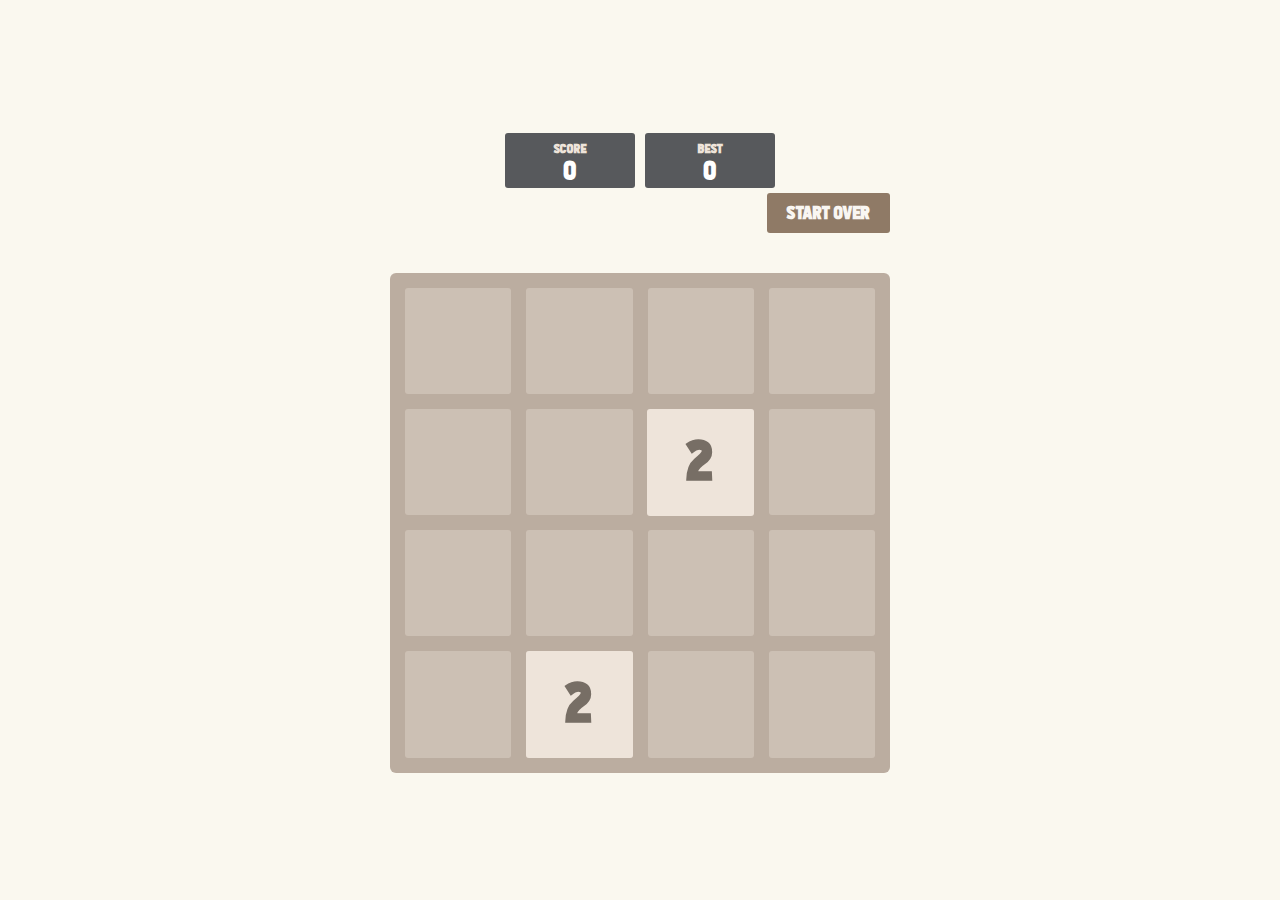
<file: 2048-master/index.html>
<!DOCTYPE html>
<html>
<head>
  <meta charset="utf-8">
  <title>2048</title>

  <link href="style/main.css" rel="stylesheet" type="text/css">
  <link rel="shortcut icon" href="favicon.ico">
  <link rel="apple-touch-icon" href="meta/apple-touch-icon.png">
  <link rel="apple-touch-startup-image" href="meta/apple-touch-startup-image-640x1096.png" media="(device-width: 320px) and (device-height: 568px) and (-webkit-device-pixel-ratio: 2)"> <!-- iPhone 5+ -->
  <link rel="apple-touch-startup-image" href="meta/apple-touch-startup-image-640x920.png"  media="(device-width: 320px) and (device-height: 480px) and (-webkit-device-pixel-ratio: 2)"> <!-- iPhone, retina -->
  <meta name="apple-mobile-web-app-capable" content="yes">
  <meta name="apple-mobile-web-app-status-bar-style" content="black">

  <meta name="HandheldFriendly" content="True">
  <meta name="MobileOptimized" content="320">
  <meta name="viewport" content="width=device-width, target-densitydpi=160dpi, initial-scale=1.0, maximum-scale=1, user-scalable=no, minimal-ui">
</head>
<body>
  <div class="container">
    <div class="heading">
      <!-- <h1 class="title">2048</h1> -->
      <div class="scores-container">
        <div class="score-container"> 0</div>
        <div class="best-container">0</div>
      </div>
    </div>

    <div class="above-game">
      <!-- <p class="game-intro">Join the numbers and get to the <strong>2048 tile!</strong></p> -->
      <a class="restart-button">Start Over</a>
    </div>

    <div class="game-container">
      <div class="game-message">
        <p></p>
        <div class="lower">
	        <a class="keep-playing-button">Keep going</a>
          <a class="retry-button">Try again</a>
        </div>
      </div>

      <div class="grid-container">
        <div class="grid-row">
          <div class="grid-cell"></div>
          <div class="grid-cell"></div>
          <div class="grid-cell"></div>
          <div class="grid-cell"></div>
        </div>
        <div class="grid-row">
          <div class="grid-cell"></div>
          <div class="grid-cell"></div>
          <div class="grid-cell"></div>
          <div class="grid-cell"></div>
        </div>
        <div class="grid-row">
          <div class="grid-cell"></div>
          <div class="grid-cell"></div>
          <div class="grid-cell"></div>
          <div class="grid-cell"></div>
        </div>
        <div class="grid-row">
          <div class="grid-cell"></div>
          <div class="grid-cell"></div>
          <div class="grid-cell"></div>
          <div class="grid-cell"></div>
        </div>
      </div>

      <div class="tile-container">

      </div>
    </div>

    
  </div>

  <script src="js/bind_polyfill.js"></script>
  <script src="js/classlist_polyfill.js"></script>
  <script src="js/animframe_polyfill.js"></script>
  <script src="js/keyboard_input_manager.js"></script>
  <script src="js/html_actuator.js"></script>
  <script src="js/grid.js"></script>
  <script src="js/tile.js"></script>
  <script src="js/local_storage_manager.js"></script>
  <script src="js/game_manager.js"></script>
  <script src="js/application.js"></script>
</body>
</html>
</file>
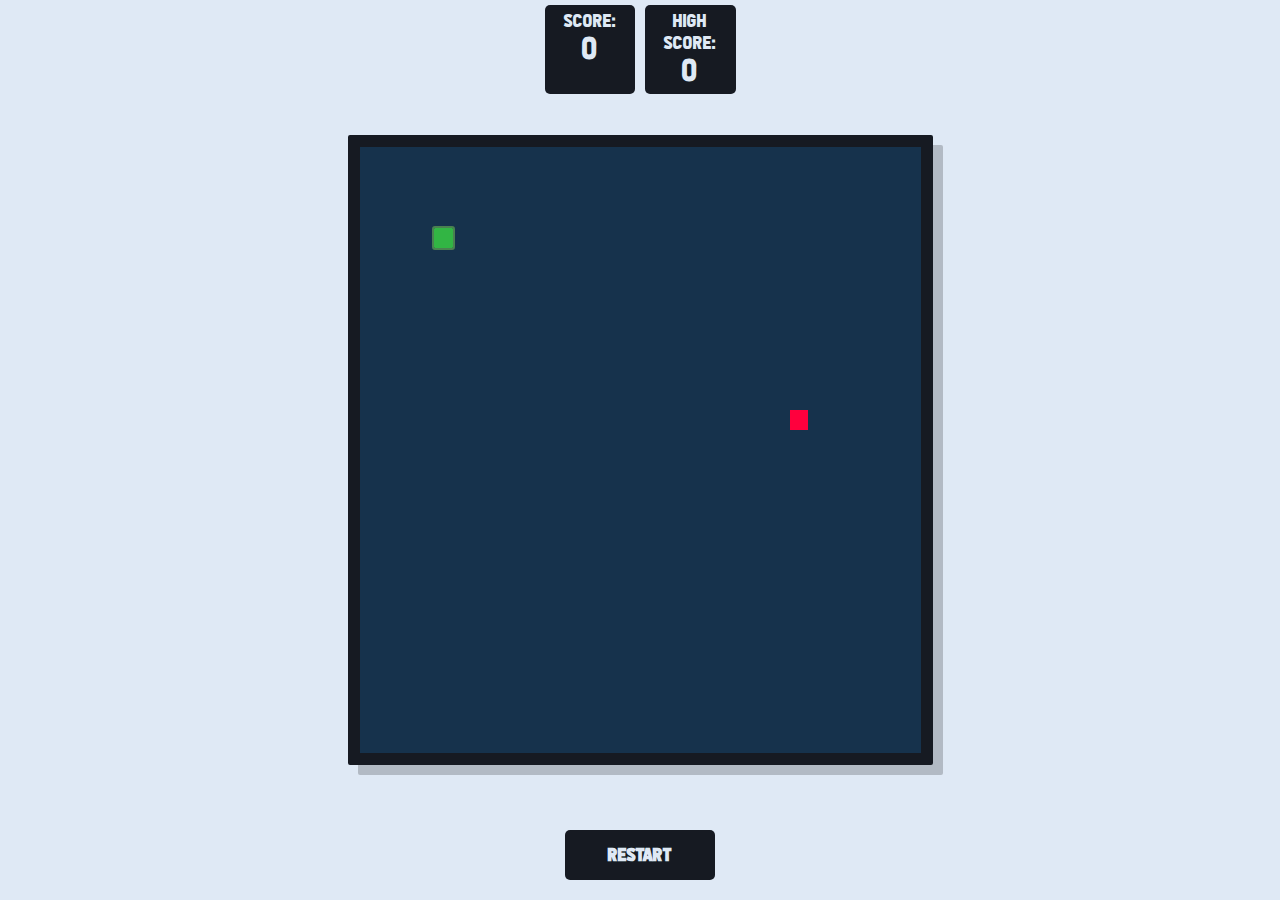
<file: Snake Game in JavaScript/index.html>
<!DOCTYPE html>
<!-- Coding By CodingNepal - youtube.com/codingnepal -->
<html lang="en" dir="ltr">
  <head>
    <meta charset="utf-8">
    <title>Snake Game JavaScript | CodingNepal</title>
    <link rel="stylesheet" href="style.css">
    <meta name="viewport" content="width=device-width, initial-scale=1.0">
    <link rel="stylesheet" href="https://cdnjs.cloudflare.com/ajax/libs/font-awesome/6.3.0/css/all.min.css">
    <script src="script.js" defer></script>
  </head>
  <body>
    <div class="game-details">
      <div class="score">Score:<br> <p>0</p></div>
      <div class="high-score">High Score: <p>0</p></div>
    </div>
    <div class="wrapper">
      
      <div class="play-board"></div>
      <div id="output"></div>
      <!-- <div class="controls">
        <i data-key="ArrowLeft" class="fa-solid fa-arrow-left-long"></i>
        <i data-key="ArrowUp" class="fa-solid fa-arrow-up-long"></i>
        <i data-key="ArrowRight" class="fa-solid fa-arrow-right-long"></i>
        <i data-key="ArrowDown" class="fa-solid fa-arrow-down-long"></i>
      </div> -->
    </div>
    <div class="restart"><h3>RESTART</h3></div>
  </body>
</html>
</file>
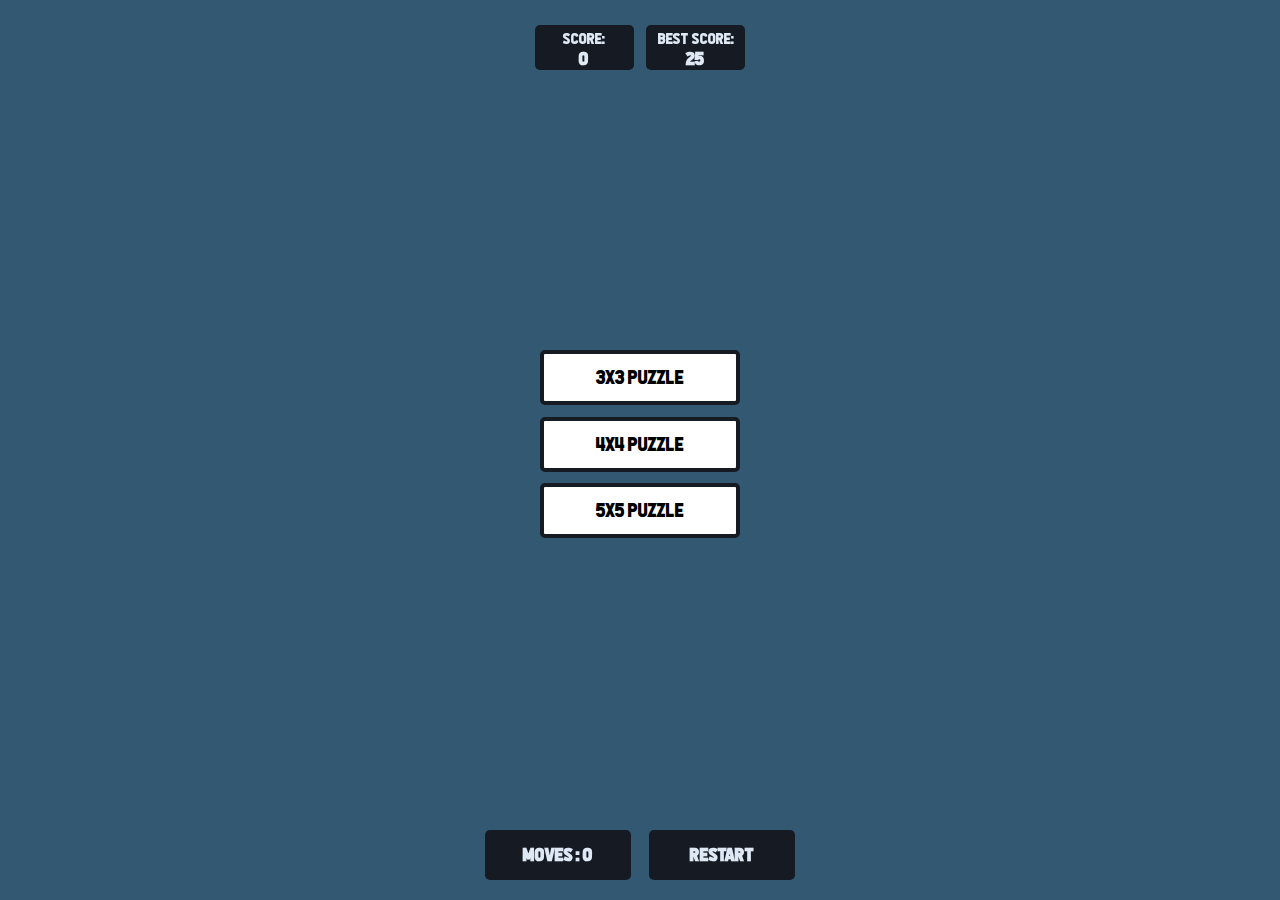
<file: sliding puzzle v0.3/sliding puzzle v0.3/index.html>
<!DOCTYPE html>
<html lang="en">
<head>
    <meta charset="UTF-8">
    <title>sliding puzzle-v.0.3</title>
    <meta name="viewport" content="width=device-width, initial-scale=1.0">
    <link rel="stylesheet" href="style.css">
</head>
<body>
    <div class="holder">
        <div class="moves"><h3>Moves : <span>0</span></h3></div>
        <div class="moves2" onclick="reload()"><h3>RESTART</h3></div>
    </div>
    <div class="score">
        <div class="s1">
            <p>SCORE:</p>
            <h3 class="h3">0</h3>
        </div>
        <div class="s1">
            <p>BEST SCORE:</p>
            <h3>25</h3>
        </div>
    </div>
    <div class="snd">
    </div>
    <div class="selection">
        <button class="options">
            3X3
           
            PUZZLE
        </button>
        <button class="options">
            4X4
            PUZZLE
        </button>
        <button class="options">
            5X5
            PUZZLE
        </button>
    </div>
    <div class="container" style="display: none;">
        
        <div class="wrapper game">
            
            <ul>
                
            </ul>
        </div>
        
    </div>
     <script src="script.js"></script> 
     <script src="dataSetPosition.js"></script>
</body>
</html>
</file>
<file: 2048-master/style/main.css>
/* @import url(fonts/clear-sans.css); */
@font-face {
  font-family:font ;
  src: url(AllTheWayToTheSun-o2O0.ttf);
}

html, body {
  margin: 0;
  padding: 0;
  /* background:  #faf8ef; */
  background: #FAF8EF;
  color: #776e65;
  font-family:font;
  font-size: 18px; }

body {
  /* margin: 80px 0; */
  /* background :#faf8ef; */
  background: #FAF8EF;
  /* background-color: red; */
  height: 100vh;
  display: flex;
  justify-content: center;
  align-items: center;
 }

.heading:after {
  content: "";
  display: block;
  clear: both; }

h1.title {
  font-size: 80px;
  font-weight: bold;
  margin: 0;
  display: block;
  float: left; }

@-webkit-keyframes move-up {
  0% {
    top: 25px;
    opacity: 1; }

  100% {
    top: -50px;
    opacity: 0; } }
@-moz-keyframes move-up {
  0% {
    top: 25px;
    opacity: 1; }

  100% {
    top: -50px;
    opacity: 0; } }
@keyframes move-up {
  0% {
    top: 25px;
    opacity: 1; }

  100% {
    top: -50px;
    opacity: 0; } }
.scores-container {
  /* float: right; */
  text-align: right; }

.score-container, .best-container {
  position: relative;
  display: inline-block;
  background: #bbada0;
  padding: 15px 25px;
  font-size: 25px;
  height: 25px;
  line-height: 47px;
  font-weight: bold;
  border-radius: 3px;
  color: white;
  margin-top: 8px;
  text-align: center; }
  .score-container:after, .best-container:after {
    position: absolute;
    width: 100%;
    top: 10px;
    left: 0;
    text-transform: uppercase;
    font-size: 13px;
    line-height: 13px;
    text-align: center;
    color: #eee4da; }
  .score-container .score-addition, .best-container .score-addition {
    position: absolute;
    right: 30px;
    color: red;
    font-size: 25px;
    line-height: 25px;
    font-weight: bold;
    color: rgba(119, 110, 101, 0.9);
    z-index: 100;
    -webkit-animation: move-up 600ms ease-in;
    -moz-animation: move-up 600ms ease-in;
    animation: move-up 600ms ease-in;
    -webkit-animation-fill-mode: both;
    -moz-animation-fill-mode: both;
    animation-fill-mode: both; }

.score-container:after {
  content: "Score"; }

.best-container:after {
  content: "Best"; }

p {
  margin-top: 0;
  margin-bottom: 10px;
  line-height: 1.65; }

a {
  color: #776e65;
  font-weight: bold;
  text-decoration: underline;
  cursor: pointer; }

strong.important {
  text-transform: uppercase; }

hr {
  border: none;
  border-bottom: 1px solid #d8d4d0;
  margin-top: 20px;
  margin-bottom: 30px; }

.container {
  width: 500px;
  margin: 0 auto; }

@-webkit-keyframes fade-in {
  0% {
    opacity: 0; }

  100% {
    opacity: 1; } }
@-moz-keyframes fade-in {
  0% {
    opacity: 0; }

  100% {
    opacity: 1; } }
@keyframes fade-in {
  0% {
    opacity: 0; }

  100% {
    opacity: 1; } }
.game-container {
  margin-top: 40px;
  position: relative;
  padding: 15px;
  cursor: default;
  -webkit-touch-callout: none;
  -ms-touch-callout: none;
  -webkit-user-select: none;
  -moz-user-select: none;
  -ms-user-select: none;
  -ms-touch-action: none;
  touch-action: none;
  background: #bbada0;
  border-radius: 6px;
  width: 500px;
  height: 500px;
  -webkit-box-sizing: border-box;
  -moz-box-sizing: border-box;
  box-sizing: border-box; }
  .game-container .game-message {
    display: none;
    position: absolute;
    top: 0;
    right: 0;
    bottom: 0;
    left: 0;
    background: rgba(238, 228, 218, 0.5);
    z-index: 100;
    text-align: center;
    -webkit-animation: fade-in 800ms ease 1200ms;
    -moz-animation: fade-in 800ms ease 1200ms;
    animation: fade-in 800ms ease 1200ms;
    -webkit-animation-fill-mode: both;
    -moz-animation-fill-mode: both;
    animation-fill-mode: both; }
    .game-container .game-message p {
      font-size: 60px;
      font-weight: bold;
      height: 60px;
      line-height: 60px;
      margin-top: 222px; }
    .game-container .game-message .lower {
      display: block;
      margin-top: 59px; }
    .game-container .game-message a {
      display: inline-block;
      background: #8f7a66;
      border-radius: 3px;
      padding: 0 20px;
      text-decoration: none;
      color: #f9f6f2;
      height: 40px;
      line-height: 42px;
      margin-left: 9px; }
      .game-container .game-message a.keep-playing-button {
        display: none; }
    .game-container .game-message.game-won {
      background: rgba(237, 194, 46, 0.5);
      color: #f9f6f2; }
      .game-container .game-message.game-won a.keep-playing-button {
        display: inline-block; }
    .game-container .game-message.game-won, .game-container .game-message.game-over {
      display: block; }

.grid-container {
  position: absolute;
  z-index: 1; }

.grid-row {
  margin-bottom: 15px; }
  .grid-row:last-child {
    margin-bottom: 0; }
  .grid-row:after {
    content: "";
    display: block;
    clear: both; }

.grid-cell {
  width: 106.25px;
  height: 106.25px;
  margin-right: 15px;
  float: left;
  border-radius: 3px;
  background: rgba(238, 228, 218, 0.35); }
  .grid-cell:last-child {
    margin-right: 0; }

.tile-container {
  position: absolute;
  z-index: 2; }

.tile, .tile .tile-inner {
  width: 107px;
  height: 107px;
  line-height: 107px; }
.tile.tile-position-1-1 {
  -webkit-transform: translate(0px, 0px);
  -moz-transform: translate(0px, 0px);
  -ms-transform: translate(0px, 0px);
  transform: translate(0px, 0px); }
.tile.tile-position-1-2 {
  -webkit-transform: translate(0px, 121px);
  -moz-transform: translate(0px, 121px);
  -ms-transform: translate(0px, 121px);
  transform: translate(0px, 121px); }
.tile.tile-position-1-3 {
  -webkit-transform: translate(0px, 242px);
  -moz-transform: translate(0px, 242px);
  -ms-transform: translate(0px, 242px);
  transform: translate(0px, 242px); }
.tile.tile-position-1-4 {
  -webkit-transform: translate(0px, 363px);
  -moz-transform: translate(0px, 363px);
  -ms-transform: translate(0px, 363px);
  transform: translate(0px, 363px); }
.tile.tile-position-2-1 {
  -webkit-transform: translate(121px, 0px);
  -moz-transform: translate(121px, 0px);
  -ms-transform: translate(121px, 0px);
  transform: translate(121px, 0px); }
.tile.tile-position-2-2 {
  -webkit-transform: translate(121px, 121px);
  -moz-transform: translate(121px, 121px);
  -ms-transform: translate(121px, 121px);
  transform: translate(121px, 121px); }
.tile.tile-position-2-3 {
  -webkit-transform: translate(121px, 242px);
  -moz-transform: translate(121px, 242px);
  -ms-transform: translate(121px, 242px);
  transform: translate(121px, 242px); }
.tile.tile-position-2-4 {
  -webkit-transform: translate(121px, 363px);
  -moz-transform: translate(121px, 363px);
  -ms-transform: translate(121px, 363px);
  transform: translate(121px, 363px); }
.tile.tile-position-3-1 {
  -webkit-transform: translate(242px, 0px);
  -moz-transform: translate(242px, 0px);
  -ms-transform: translate(242px, 0px);
  transform: translate(242px, 0px); }
.tile.tile-position-3-2 {
  -webkit-transform: translate(242px, 121px);
  -moz-transform: translate(242px, 121px);
  -ms-transform: translate(242px, 121px);
  transform: translate(242px, 121px); }
.tile.tile-position-3-3 {
  -webkit-transform: translate(242px, 242px);
  -moz-transform: translate(242px, 242px);
  -ms-transform: translate(242px, 242px);
  transform: translate(242px, 242px); }
.tile.tile-position-3-4 {
  -webkit-transform: translate(242px, 363px);
  -moz-transform: translate(242px, 363px);
  -ms-transform: translate(242px, 363px);
  transform: translate(242px, 363px); }
.tile.tile-position-4-1 {
  -webkit-transform: translate(363px, 0px);
  -moz-transform: translate(363px, 0px);
  -ms-transform: translate(363px, 0px);
  transform: translate(363px, 0px); }
.tile.tile-position-4-2 {
  -webkit-transform: translate(363px, 121px);
  -moz-transform: translate(363px, 121px);
  -ms-transform: translate(363px, 121px);
  transform: translate(363px, 121px); }
.tile.tile-position-4-3 {
  -webkit-transform: translate(363px, 242px);
  -moz-transform: translate(363px, 242px);
  -ms-transform: translate(363px, 242px);
  transform: translate(363px, 242px); }
.tile.tile-position-4-4 {
  -webkit-transform: translate(363px, 363px);
  -moz-transform: translate(363px, 363px);
  -ms-transform: translate(363px, 363px);
  transform: translate(363px, 363px); }

.tile {
  position: absolute;
  -webkit-transition: 100ms ease-in-out;
  -moz-transition: 100ms ease-in-out;
  transition: 100ms ease-in-out;
  -webkit-transition-property: -webkit-transform;
  -moz-transition-property: -moz-transform;
  transition-property: transform; }
  .tile .tile-inner {
    border-radius: 3px;
    background: #eee4da;
    text-align: center;
    font-weight: bold;
    z-index: 10;
    font-size: 55px; }
  .tile.tile-2 .tile-inner {
    background: #eee4da;
    box-shadow: 0 0 30px 10px rgba(243, 215, 116, 0), inset 0 0 0 1px rgba(255, 255, 255, 0); }
  .tile.tile-4 .tile-inner {
    background: #ede0c8;
    box-shadow: 0 0 30px 10px rgba(243, 215, 116, 0), inset 0 0 0 1px rgba(255, 255, 255, 0); }
  .tile.tile-8 .tile-inner {
    color: #f9f6f2;
    background: #f2b179; }
  .tile.tile-16 .tile-inner {
    color: #f9f6f2;
    background: #f59563; }
  .tile.tile-32 .tile-inner {
    color: #f9f6f2;
    background: #f67c5f; }
  .tile.tile-64 .tile-inner {
    color: #f9f6f2;
    background: #f65e3b; }
  .tile.tile-128 .tile-inner {
    color: #f9f6f2;
    background: #edcf72;
    box-shadow: 0 0 30px 10px rgba(243, 215, 116, 0.2381), inset 0 0 0 1px rgba(255, 255, 255, 0.14286);
    font-size: 45px; }
    @media screen and (max-width: 520px) {
      .tile.tile-128 .tile-inner {
        font-size: 25px; } }
  .tile.tile-256 .tile-inner {
    color: #f9f6f2;
    background: #edcc61;
    box-shadow: 0 0 30px 10px rgba(243, 215, 116, 0.31746), inset 0 0 0 1px rgba(255, 255, 255, 0.19048);
    font-size: 45px; }
    @media screen and (max-width: 520px) {
      .tile.tile-256 .tile-inner {
        font-size: 25px; } }
  .tile.tile-512 .tile-inner {
    color: #f9f6f2;
    background: #edc850;
    box-shadow: 0 0 30px 10px rgba(243, 215, 116, 0.39683), inset 0 0 0 1px rgba(255, 255, 255, 0.2381);
    font-size: 45px; }
    @media screen and (max-width: 520px) {
      .tile.tile-512 .tile-inner {
        font-size: 25px; } }
  .tile.tile-1024 .tile-inner {
    color: #f9f6f2;
    background: #edc53f;
    box-shadow: 0 0 30px 10px rgba(243, 215, 116, 0.47619), inset 0 0 0 1px rgba(255, 255, 255, 0.28571);
    font-size: 35px; }
    @media screen and (max-width: 520px) {
      .tile.tile-1024 .tile-inner {
        font-size: 15px; } }
  .tile.tile-2048 .tile-inner {
    color: #f9f6f2;
    background: #edc22e;
    box-shadow: 0 0 30px 10px rgba(243, 215, 116, 0.55556), inset 0 0 0 1px rgba(255, 255, 255, 0.33333);
    font-size: 35px; }
    @media screen and (max-width: 520px) {
      .tile.tile-2048 .tile-inner {
        font-size: 15px; } }
  .tile.tile-super .tile-inner {
    color: #f9f6f2;
    background: #3c3a32;
    font-size: 30px; }
    @media screen and (max-width: 520px) {
      .tile.tile-super .tile-inner {
        font-size: 10px; } }

@-webkit-keyframes appear {
  0% {
    opacity: 0;
    -webkit-transform: scale(0);
    -moz-transform: scale(0);
    -ms-transform: scale(0);
    transform: scale(0); }

  100% {
    opacity: 1;
    -webkit-transform: scale(1);
    -moz-transform: scale(1);
    -ms-transform: scale(1);
    transform: scale(1); } }
@-moz-keyframes appear {
  0% {
    opacity: 0;
    -webkit-transform: scale(0);
    -moz-transform: scale(0);
    -ms-transform: scale(0);
    transform: scale(0); }

  100% {
    opacity: 1;
    -webkit-transform: scale(1);
    -moz-transform: scale(1);
    -ms-transform: scale(1);
    transform: scale(1); } }
@keyframes appear {
  0% {
    opacity: 0;
    -webkit-transform: scale(0);
    -moz-transform: scale(0);
    -ms-transform: scale(0);
    transform: scale(0); }

  100% {
    opacity: 1;
    -webkit-transform: scale(1);
    -moz-transform: scale(1);
    -ms-transform: scale(1);
    transform: scale(1); } }
.tile-new .tile-inner {
  -webkit-animation: appear 200ms ease 100ms;
  -moz-animation: appear 200ms ease 100ms;
  animation: appear 200ms ease 100ms;
  -webkit-animation-fill-mode: backwards;
  -moz-animation-fill-mode: backwards;
  animation-fill-mode: backwards; }

@-webkit-keyframes pop {
  0% {
    -webkit-transform: scale(0);
    -moz-transform: scale(0);
    -ms-transform: scale(0);
    transform: scale(0); }

  50% {
    -webkit-transform: scale(1.2);
    -moz-transform: scale(1.2);
    -ms-transform: scale(1.2);
    transform: scale(1.2); }

  100% {
    -webkit-transform: scale(1);
    -moz-transform: scale(1);
    -ms-transform: scale(1);
    transform: scale(1); } }
@-moz-keyframes pop {
  0% {
    -webkit-transform: scale(0);
    -moz-transform: scale(0);
    -ms-transform: scale(0);
    transform: scale(0); }

  50% {
    -webkit-transform: scale(1.2);
    -moz-transform: scale(1.2);
    -ms-transform: scale(1.2);
    transform: scale(1.2); }

  100% {
    -webkit-transform: scale(1);
    -moz-transform: scale(1);
    -ms-transform: scale(1);
    transform: scale(1); } }
@keyframes pop {
  0% {
    -webkit-transform: scale(0);
    -moz-transform: scale(0);
    -ms-transform: scale(0);
    transform: scale(0); }

  50% {
    -webkit-transform: scale(1.2);
    -moz-transform: scale(1.2);
    -ms-transform: scale(1.2);
    transform: scale(1.2); }

  100% {
    -webkit-transform: scale(1);
    -moz-transform: scale(1);
    -ms-transform: scale(1);
    transform: scale(1); } }
.tile-merged .tile-inner {
  z-index: 20;
  -webkit-animation: pop 200ms ease 100ms;
  -moz-animation: pop 200ms ease 100ms;
  animation: pop 200ms ease 100ms;
  -webkit-animation-fill-mode: backwards;
  -moz-animation-fill-mode: backwards;
  animation-fill-mode: backwards; }

.above-game:after {
  content: "";
  display: block;
  clear: both; }

.game-intro {
  float: left;
  line-height: 42px;
  margin-bottom: 0; }

.restart-button {
  display: inline-block;
  background: #8f7a66;
  border-radius: 3px;
  padding: 0 20px;
  text-decoration: none;
  color: #f9f6f2;
  height: 40px;
  line-height: 42px;
  display: block;
  text-align: center;
  float: right; }

.game-explanation {
  margin-top: 50px; }
.heading .scores-container{
  display: flex;
  width: 100%;
    justify-content: space-between;
}
.scores-container .best-container,.scores-container .score-container{
  background-color: #161a22b7;
  color: #fff;
  margin: 5px ;
  min-width:80px;
}
.heading {
  width: fit-content;
  margin: auto;
}
@media screen and (max-width: 520px) {
  html, body {
    font-size: 15px; }

  body {
    margin: 20px 0;
    padding: 0 20px; }

  h1.title {
    font-size: 27px;
    margin-top: 15px; }

  .container {
    width: 280px;
    margin: 0 auto; }

  .score-container, .best-container {
    margin-top: 0;
    padding: 15px 10px;
    min-width: 40px; }

  .heading {
    margin-bottom: 10px; 
    
  }

  .game-intro {
    width: 55%;
    display: block;
    box-sizing: border-box;
    line-height: 1.65; }

  .restart-button {
    width: 42%;
    padding: 0;
    display: block;
    box-sizing: border-box;
    margin-top: 2px; }

  .game-container {
    margin-top: 17px;
    position: relative;
    padding: 10px;
    cursor: default;
    -webkit-touch-callout: none;
    -ms-touch-callout: none;
    -webkit-user-select: none;
    -moz-user-select: none;
    -ms-user-select: none;
    -ms-touch-action: none;
    touch-action: none;
    background: #bbada0;
    border-radius: 6px;
    width: 280px;
    height: 280px;
    -webkit-box-sizing: border-box;
    -moz-box-sizing: border-box;
    box-sizing: border-box; }
    .game-container .game-message {
      display: none;
      position: absolute;
      top: 0;
      right: 0;
      bottom: 0;
      left: 0;
      background: rgba(238, 228, 218, 0.5);
      z-index: 100;
      text-align: center;
      -webkit-animation: fade-in 800ms ease 1200ms;
      -moz-animation: fade-in 800ms ease 1200ms;
      animation: fade-in 800ms ease 1200ms;
      -webkit-animation-fill-mode: both;
      -moz-animation-fill-mode: both;
      animation-fill-mode: both; }
      .game-container .game-message p {
        font-size: 60px;
        font-weight: bold;
        height: 60px;
        line-height: 60px;
        margin-top: 222px; }
      .game-container .game-message .lower {
        display: block;
        margin-top: 59px; }
      .game-container .game-message a {
        display: inline-block;
        background: #8f7a66;
        border-radius: 3px;
        padding: 0 20px;
        text-decoration: none;
        color: #f9f6f2;
        height: 40px;
        line-height: 42px;
        margin-left: 9px; }
        .game-container .game-message a.keep-playing-button {
          display: none; }
      .game-container .game-message.game-won {
        background: rgba(237, 194, 46, 0.5);
        color: #f9f6f2; }
        .game-container .game-message.game-won a.keep-playing-button {
          display: inline-block; }
      .game-container .game-message.game-won, .game-container .game-message.game-over {
        display: block; }

  .grid-container {
    position: absolute;
    z-index: 1; }

  .grid-row {
    margin-bottom: 10px; }
    .grid-row:last-child {
      margin-bottom: 0; }
    .grid-row:after {
      content: "";
      display: block;
      clear: both; }

  .grid-cell {
    width: 57.5px;
    height: 57.5px;
    margin-right: 10px;
    float: left;
    border-radius: 3px;
    background: rgba(238, 228, 218, 0.35); }
    .grid-cell:last-child {
      margin-right: 0; }

  .tile-container {
    position: absolute;
    z-index: 2; }

  .tile, .tile .tile-inner {
    width: 58px;
    height: 58px;
    line-height: 58px; }
  .tile.tile-position-1-1 {
    -webkit-transform: translate(0px, 0px);
    -moz-transform: translate(0px, 0px);
    -ms-transform: translate(0px, 0px);
    transform: translate(0px, 0px); }
  .tile.tile-position-1-2 {
    -webkit-transform: translate(0px, 67px);
    -moz-transform: translate(0px, 67px);
    -ms-transform: translate(0px, 67px);
    transform: translate(0px, 67px); }
  .tile.tile-position-1-3 {
    -webkit-transform: translate(0px, 135px);
    -moz-transform: translate(0px, 135px);
    -ms-transform: translate(0px, 135px);
    transform: translate(0px, 135px); }
  .tile.tile-position-1-4 {
    -webkit-transform: translate(0px, 202px);
    -moz-transform: translate(0px, 202px);
    -ms-transform: translate(0px, 202px);
    transform: translate(0px, 202px); }
  .tile.tile-position-2-1 {
    -webkit-transform: translate(67px, 0px);
    -moz-transform: translate(67px, 0px);
    -ms-transform: translate(67px, 0px);
    transform: translate(67px, 0px); }
  .tile.tile-position-2-2 {
    -webkit-transform: translate(67px, 67px);
    -moz-transform: translate(67px, 67px);
    -ms-transform: translate(67px, 67px);
    transform: translate(67px, 67px); }
  .tile.tile-position-2-3 {
    -webkit-transform: translate(67px, 135px);
    -moz-transform: translate(67px, 135px);
    -ms-transform: translate(67px, 135px);
    transform: translate(67px, 135px); }
  .tile.tile-position-2-4 {
    -webkit-transform: translate(67px, 202px);
    -moz-transform: translate(67px, 202px);
    -ms-transform: translate(67px, 202px);
    transform: translate(67px, 202px); }
  .tile.tile-position-3-1 {
    -webkit-transform: translate(135px, 0px);
    -moz-transform: translate(135px, 0px);
    -ms-transform: translate(135px, 0px);
    transform: translate(135px, 0px); }
  .tile.tile-position-3-2 {
    -webkit-transform: translate(135px, 67px);
    -moz-transform: translate(135px, 67px);
    -ms-transform: translate(135px, 67px);
    transform: translate(135px, 67px); }
  .tile.tile-position-3-3 {
    -webkit-transform: translate(135px, 135px);
    -moz-transform: translate(135px, 135px);
    -ms-transform: translate(135px, 135px);
    transform: translate(135px, 135px); }
  .tile.tile-position-3-4 {
    -webkit-transform: translate(135px, 202px);
    -moz-transform: translate(135px, 202px);
    -ms-transform: translate(135px, 202px);
    transform: translate(135px, 202px); }
  .tile.tile-position-4-1 {
    -webkit-transform: translate(202px, 0px);
    -moz-transform: translate(202px, 0px);
    -ms-transform: translate(202px, 0px);
    transform: translate(202px, 0px); }
  .tile.tile-position-4-2 {
    -webkit-transform: translate(202px, 67px);
    -moz-transform: translate(202px, 67px);
    -ms-transform: translate(202px, 67px);
    transform: translate(202px, 67px); }
  .tile.tile-position-4-3 {
    -webkit-transform: translate(202px, 135px);
    -moz-transform: translate(202px, 135px);
    -ms-transform: translate(202px, 135px);
    transform: translate(202px, 135px); }
  .tile.tile-position-4-4 {
    -webkit-transform: translate(202px, 202px);
    -moz-transform: translate(202px, 202px);
    -ms-transform: translate(202px, 202px);
    transform: translate(202px, 202px); }

  .tile .tile-inner {
    font-size: 35px; }

  .game-message p {
    font-size: 30px !important;
    height: 30px !important;
    line-height: 30px !important;
    margin-top: 90px !important; }
  .game-message .lower {
    margin-top: 30px !important; } }
</file>
<file: Snake Game in JavaScript/style.css>
/* Import Google font */
@import url('https://fonts.googleapis.com/css2?family=Open+Sans:wght@400;500;600;700&display=swap');
* {
  margin: 0;
  padding: 0;
  box-sizing: border-box;
  font-family: font;
}
@font-face {
  font-family: font;
  src: url(font.ttf);
}
body {
  display: flex;
  align-items: center;
  justify-content: center;
  min-height: 100vh;
  background-color: #dfe9f5;
  
}
.wrapper {
  width: 65vmin;
  height: 70vmin;
  display: flex;
  overflow: hidden;
  flex-direction: column;
  justify-content: center;
  border-radius:2px;
  border:12px solid #161a22 ;
  background: #16324C;
  box-shadow:10px 10px rgba(0,0, 0, 0.2);
  margin: 20px;
}
.game-details {
  color: #dfe9f5;
  font-size: 1.2rem;
  display: flex;
  justify-content: space-between;
  position: fixed;
  top: 5px;
  max-width:250px;
}
.play-board {
  height: 100%;
  width: 100%;
  display: grid;
  background: #16324C;
  grid-template: repeat(30, 1fr) / repeat(30, 1fr);
}
.score ,.high-score{
  background-color: #161a22;
  text-align: center;
  padding: 5px 10px;
  font-size: 1em;
  border-radius: 5px;
  margin: 0px 5px;
  width:47%;
  
}
.restart {
    width :150px;
    height:50px;
    background :#161a22;
    border-radius:5px;
    display :flex;
    align-items: center ;
    justify-content: center ;
    position : fixed ;
    bottom :20px;
}
.restart h3{
    color :#dfe9f5;
}
.score p,.high-score p{
    font-size:1.6em;
}
.play-board .food {
  background: #FF003D;
}
.play-board .head {
  background: #32b544;
  outline: 2px solid #498150;
  border-radius: 1px;
  transition:1s;
}
.play-board .head:nth-child(1){
  background-color: gray;
}
.controls {
  display: none;
  justify-content: space-between;
}
.controls i {
  padding: 25px 0;
  text-align: center;
  font-size: 1.3rem;
  color: #B8C6DC;
  width: calc(100% / 4);
  cursor: pointer;
  border-right: 1px solid #171B26;
}

@media screen and (max-width: 800px) {
  .wrapper {
    width: 90vmin;
    height: 100vmin;
  }
  .game-details {
    font-size: 1rem;
    padding: 15px 27px;
  }
  .controls {
    display: flex;
  }
  .controls i {
    padding: 15px 0;
    font-size: 1rem;
  }
}
</file>
<file: sliding puzzle v0.3/sliding puzzle v0.3/style.css>
*{
    padding:0;
    margin:0;
    box-sizing: border-box;
    font-family:font;
    
}
@font-face{
    font-family:font;
    src:url(font.ttf);
}
body{
    height: 100vh;
    width: 100%;
    display:flex;
    justify-content:center;
    align-items:center;
    background :#325872;
    position: relative;
}
.holder{
    position:fixed;
    bottom:20px;
    width :auto;
    max-width:310px;
    width :100%;
    height :50px;
    
    display:flex;
    
    justify-content: space-between;
}
.moves{
    width: 47% ;
    height: 100% ;
    color: #dfe9f5; 
    background :#161a22;
    border-radius: 5px;
    display:flex;
    align-items: center;
    justify-content: center;
}
.moves2{
    width:47%;
    height: 100%;
    color: #dfe9f5;
    background :#161a22;
    border-radius: 5px;
    display:flex;
    align-items: center;
    justify-content: center;
}
.snd{
    width :210px;
    height :210px;
    background :rgba(225,225,225,.1);
    position : absolute;
    margin:auto;
    top:0px;
    width: 315px;
    height: 315px;
    opacity :.5;
    border-radius: 15px;
    border:6px solid rgba(0,0,0,.7);
    background: #161a22;
    display:flex;
    scale :.65;
    display : none ;
}
.container{
    width: 315px;
    height: 315px;
    /* top:85px; */
    border-radius: 15px;
    border:6px solid rgba(0,0,0,.7);
    background: #161a22;
    display:flex;
    position : relative ;
    box-shadow:10px 9px rgba(0,0,0,.2);
}
.wrapper{
    width: 100%;
    height: 100%;
    background: rgba(0,0,0,0);
    
    border-radius: inherit;
}
ul{
    width: 100%;
    height: 100%;
    list-style-type:none; 
    line-height: 0px; 
    border-radius: 14px;
    position :relative;
    justify-content: center;
    align-items:center;
    padding:7.5px;
    
}
li{
    border:3px solid inherit;
    border-radius:3px;
    padding:15px 7px;
    display: flex;
    justify-content: baseline;
    align-items: end;
    font-size:20px;
    font-weight: 1000;
    transition:.2s ;
    color: #161a22;
    cursor:pointer;
    background-size:100%;
    background-repeat:no-repeat;
    background-position:center;
    position: absolute;
   
}

li::before{
    position: absolute;
    content:"";
    background:transperent;
    width:100%;
    height: 100%;
    top:0;
    border-radius: 4px;
    border-bottom:2px solid #888;
    left:0;
}
.empty{
    background-image: none;
    border:none;
    background-size:100%;
    background-repeat:no-repeat;
    background-position:center;
    z-index:-1;
}
.empty::before{
    border: none;
}
.shake{
    opacity:.5;
}
.wrapper1{
    width: 100%;
    height: 100%;
    background: rgba(0,0,0,0);
    
    border-radius: inherit;
}
@media screen and (min-width:450px){
    .container {
        scale:1.3;
    }
}
.three li{
    width: 30.5%;
    height:30%;
}
.four li{
    width: 22.9%;
    height: 22.5%;
}
.five li{
    width: 17.9%;
    height: 17.5%;
}
.three .join{
    width:31.8%;
    height :31.8%;
    border:0px solid inherit;
    border-radius:0px;
}
.score{
    position : fixed ;
    width :220px;
    /* height :50px; */
    padding :10px 5px;
    
    display :flex;
    justify-content: space-between;
    top:15px;
}
.s1{
    height :100%;
    width :47%;
    color: #dfe9f5;
    background :#161a22;
    border-radius:5px;
    padding-top:5px;
    text-align: center ;
    
}
.dd{
    
}
.four .join{
    width: 24.3%;
    height: 24.3%;
    border:0px solid inherit;
    border-radius:0px;
    transition:.5s ;
}
.five .join{
    width: 19.3%;
    height: 19.3%;
    border-radius: 0px;
}
.join::before {
    display : none ;
}

.selection{
    max-width: 200px;
    width: 100%;
    height: 200px;
    display: flex;
    flex-wrap: wrap;

}
.selection .options{
    height: 55px;
    width: 100%;
    font-size:20px;
    background-color: #fff  ;
    border:4px solid #161a22;
    border-radius: 5px;
    cursor: pointer;
}
</file>
